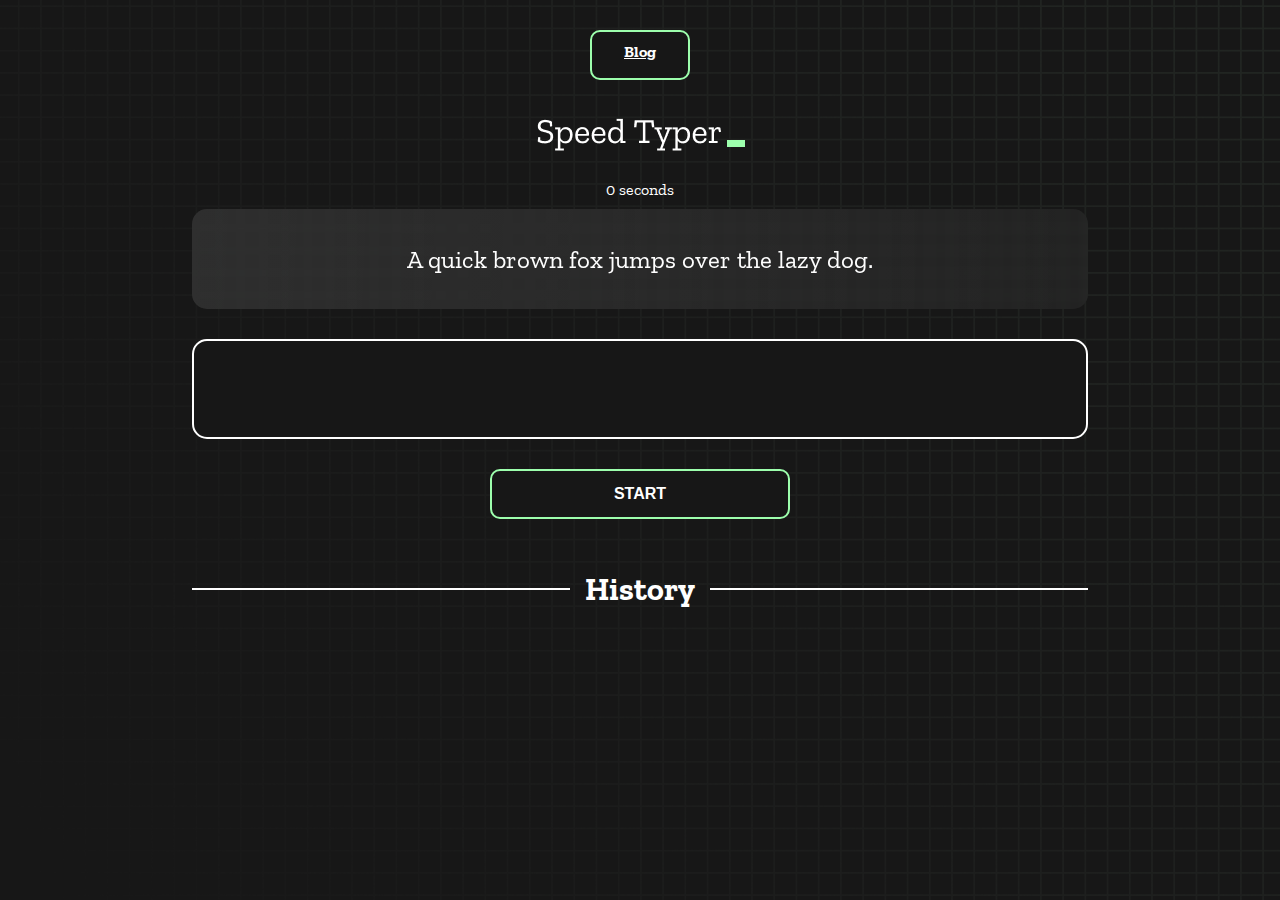
<file: index.html>
<!DOCTYPE html>
<html lang="en">
  <head>
    <meta charset="UTF-8" />
    <meta http-equiv="X-UA-Compatible" content="IE=edge" />
    <meta name="viewport" content="width=device-width, initial-scale=1.0" />
    <title>Speed Monster</title>
    <link rel="stylesheet" href="styles.css" />
    <link rel="preconnect" href="https://fonts.googleapis.com" />
    <link rel="preconnect" href="https://fonts.gstatic.com" crossorigin />
    <link
      href="https://fonts.googleapis.com/css2?family=Zilla+Slab:wght@300;400;500&display=swap"
      rel="stylesheet"
    />
  </head>
  <body>
    <div class="buttons">
      <a class="blog" target="_blanck" href="blog.html">Blog</a>
    </div>
    <h1 class="title"><img src="./logo.png" /></h1>
    <div id="show-time">0 seconds</div>

    <div class="box-container">
      <div id="question"></div>

      <div id="display" class="inactive"></div>

      <div class="buttons">
        <button id="start">START</button>
      </div>

      <div class="divider-container">
        <div class="line"></div>
        <h1 class="title2">History</h1>
        <div class="line"></div>
      </div>
      <div id="histories"></div>
    </div>

    <div id="countdown"></div>
    <div id="modal-background" class="hidden"></div>
    <div id="result" class="hidden"></div>

    <script src="./history.js"></script>
    <script src="./script.js"></script>
  </body>
</html>
</file>
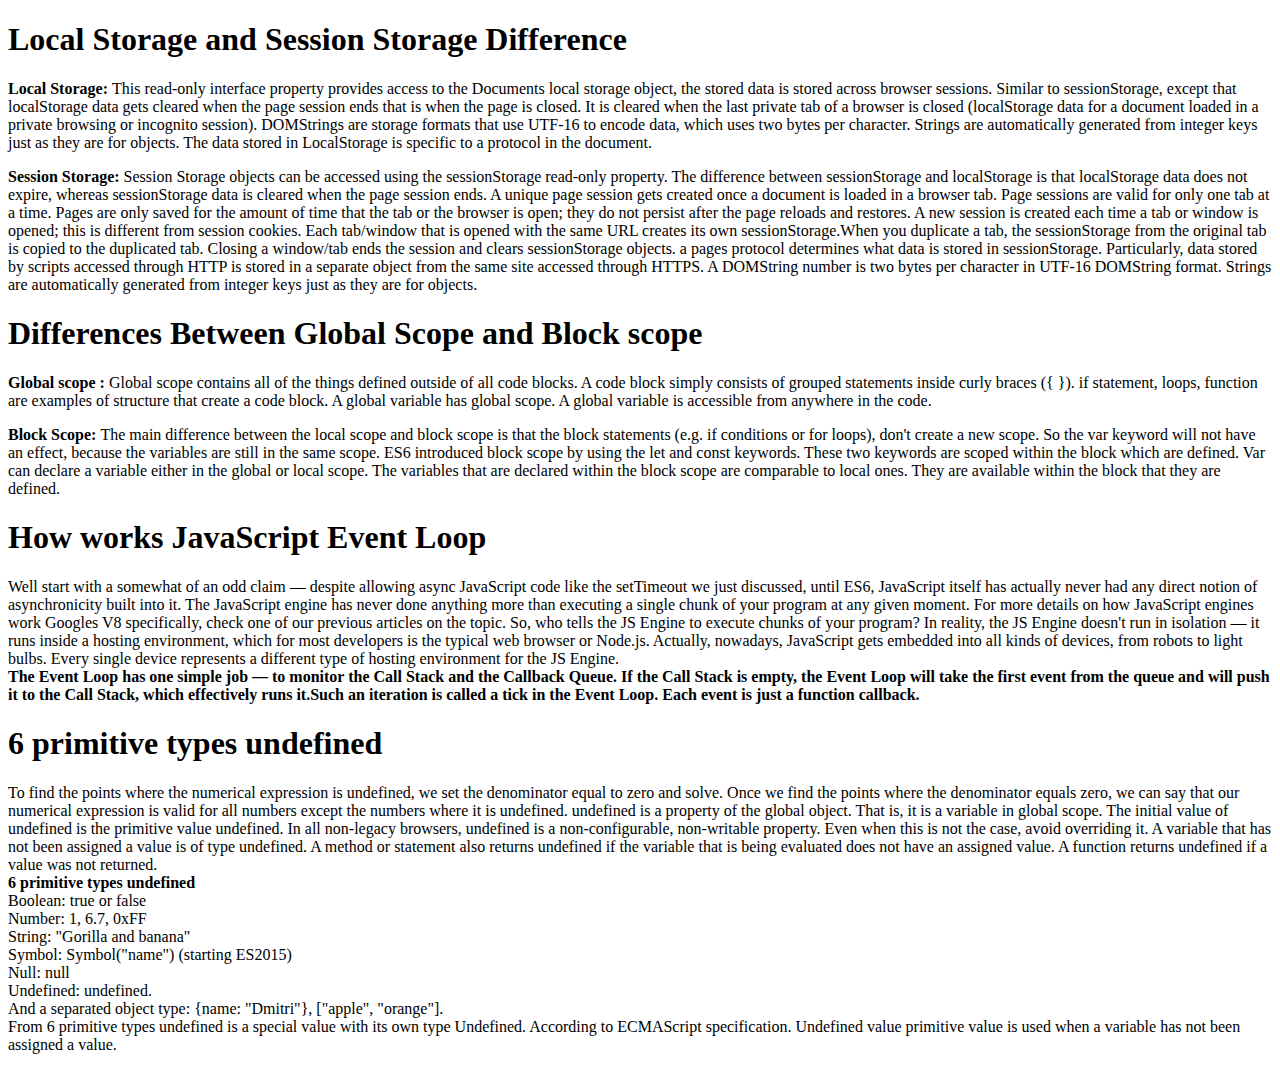
<file: blog.html>
<!DOCTYPE html>
<html lang="en">
<head>
    <meta charset="UTF-8">
    <meta http-equiv="X-UA-Compatible" content="IE=edge">
    <meta name="viewport" content="width=device-width, initial-scale=1.0">
    <title>all question answer </title>
</head>
<body>
    <main>
        <section>
            <div>
                <h1>Local Storage and Session Storage Difference</h1>
                <p> <b>Local Storage: </b> This read-only interface property provides access to the Documents local storage object, the stored data is stored across browser sessions. Similar to sessionStorage, except that localStorage data gets cleared when the page session ends  that is when the page is closed. It is cleared when the last private tab of a browser is closed (localStorage data for a document loaded in a private browsing or incognito session). DOMStrings are storage formats that use UTF-16 to encode data, which uses two bytes per character. Strings are automatically generated from integer keys just as they are for objects. The data stored in LocalStorage is specific to a protocol in the document.</p>
            </div>
            <div>
                <p> <b>Session Storage: </b> Session Storage objects can be accessed using the sessionStorage read-only property. The difference between sessionStorage and localStorage is that localStorage data does not expire, whereas sessionStorage data is cleared when the page session ends. A unique page session gets created once a document is loaded in a browser tab. Page sessions are valid for only one tab at a time. Pages are only saved for the amount of time that the tab or the browser is open; they do not persist after the page reloads and restores. A new session is created each time a tab or window is opened; this is different from session cookies. Each tab/window that is opened with the same URL creates its own sessionStorage.When you duplicate a tab, the sessionStorage from the original tab is copied to the duplicated tab. Closing a window/tab ends the session and clears sessionStorage objects. a pages protocol determines what data is stored in sessionStorage. Particularly, data stored by scripts accessed through HTTP is stored in a separate object from the same site accessed through HTTPS. A DOMString number is two bytes per character in UTF-16 DOMString format. Strings are automatically generated from integer keys just as they are for objects.</p>
            </div>
        </section>
        <section>
            <div>
                <h1>Differences Between Global Scope and Block scope</h1>
                <p> <b>Global scope : </b> Global scope contains all of the things defined outside of all code blocks. A code block simply consists of grouped statements inside curly braces ({ }). if statement, loops, function are examples of structure that create a code block. A global variable has global scope. A global variable is accessible from anywhere in the code.</p>
            </div>
            <div>
                <p> <b>Block Scope: </b> The main difference between the local scope and block scope is that the block statements (e.g. if conditions or for loops), don't create a new scope. So the var keyword will not have an effect, because the variables are still in the same scope. ES6 introduced block scope by using the let and const keywords. These two keywords are scoped within the block which are defined. Var can declare a variable either in the global or local scope. The variables that are declared within the block scope are comparable to local ones. They are available within the block that they are defined.

                </p>
            </div>
        </section>
        <section>
            <div>
                <h1>How works JavaScript Event Loop</h1>
                <p> Well start with a somewhat of an odd claim — despite allowing async JavaScript code like the setTimeout we just discussed, until ES6, JavaScript itself has actually never had any direct notion of asynchronicity built into it. The JavaScript engine has never done anything more than executing a single chunk of your program at any given moment. For more details on how JavaScript engines work Googles V8 specifically, check one of our previous articles on the topic.
                So, who tells the JS Engine to execute chunks of your program? In reality, the JS Engine doesn't run in isolation — it runs inside a hosting environment, which for most developers is the typical web browser or Node.js. Actually, nowadays, JavaScript gets embedded into all kinds of devices, from robots to light bulbs. Every single device represents a different type of hosting environment for the JS Engine.<br>
                <b>The Event Loop has one simple job — to monitor the Call Stack and the Callback Queue. If the Call Stack is empty, the Event Loop will take the first event from the queue and will push it to the Call Stack, which effectively runs it.Such an iteration is called a tick in the Event Loop. Each event is just a function callback.</b></p>
            </div>
        
        </section>
        <section>
            <div>
                <h1>6 primitive types undefined</h1>
                <p>
                    To find the points where the numerical expression is undefined, we set the denominator equal to zero and solve. Once we find the points where the denominator equals zero, we can say that our numerical expression is valid for all numbers except the numbers where it is undefined. undefined is a property of the global object. That is, it is a variable in global scope. The initial value of undefined is the primitive value undefined. In all non-legacy browsers, undefined is a non-configurable, non-writable property. Even when this is not the case, avoid overriding it. A variable that has not been assigned a value is of type undefined. A method or statement also returns undefined if the variable that is being evaluated does not have an assigned value. A function returns undefined if a value was not returned.<br>
                    <b>6 primitive types undefined</b><br>
                    Boolean: true or false <br>
                    Number: 1, 6.7, 0xFF<br>
                    String: "Gorilla and banana"<br>
                    Symbol: Symbol("name") (starting ES2015)<br>
                    Null: null<br>
                    Undefined: undefined.<br>
                    And a separated object type: {name: "Dmitri"}, ["apple", "orange"].<br>
                    From 6 primitive types undefined is a special value with its own type Undefined. According to ECMAScript specification. Undefined value primitive value is used when a variable has not been assigned a value.
                </p>
            </div>
        
        </section>
    </main>
</body>
</html>
</file>
<file: styles.css>
* {
  padding: 0;
  margin: 0;
  box-sizing: border-box;
}

body {
  background-image: url("./bg.png");
  background-size: cover;
  background-position: left top;
  font-family: "Zilla Slab", serif;
}

.box-container {
  width: 70%;
  margin: 0 auto;
}

#question {
  height: 100px;
  display: flex;
  align-items: center;
  justify-content: center;
  color: white;
  font-size: 25px;
  border-radius: 15px;
  background: rgb(255, 255, 255);
  background: linear-gradient(
    92.49deg,
    rgba(255, 255, 255, 0.1) 0.18%,
    rgba(255, 255, 255, 0.05) 99.85%
  );
  backdrop-filter: blur(5px);
  margin-bottom: 30px;
}

#display {
  height: 100px;
  display: flex;
  flex-wrap: wrap;
  align-items: center;
  padding-left: 5rem;
  color: white;
  font-size: 32px;
  background-color: #171717;
  border: 2px solid #9dffad;
  border-radius: 15px;
}

#countdown {
  position: fixed;
  height: 100vh;
  width: 100vw;
  background-color: rgba(0, 0, 0, 0.8);
  top: 0;
  left: 0;
  display: flex;
  align-items: center;
  justify-content: center;
  font-size: 3rem;
  color: white;
  display: none;
}
#result {
  position: fixed;
  top: 10%; 
  left: 10%;
  transform: translate(90%, 50%);
  height: 250px;
  width: 400px;
  background-color: #171717;
  border-radius: 15px;
  border: 2px solid #9dffad;
  color: white;
  text-align: center;
  padding: 2rem;
  
}
#show-time{
  text-align: center;
  color: white;
  margin: 10px 0;
}

.green {
  color: #9dffad;
}
.red {
  color: #e84646;
}
.bold {
  font-weight: 700;
}
.inactive {
  border: 2px solid white !important;
}
.hidden {
  display: none;
}
.title {
  text-align: center;
  color: white;
  margin: 20px 0;
}

.divider-container {
  height: 80px;
  display: flex;
  justify-content: center;
  align-items: center;
  gap: 15px;
  margin: 0 auto;
}

.line {
  height: 2px;
  background: white;
  width: 100%;
}

.title2 {
  color: white;
  display: block;
}

.buttons {
  display: flex;
  justify-content: center;
  margin: 30px 0;
}
button {
  padding: 10px 20px;
  border: none;
  font-size: 16px;
  font-weight: bold;
  width: 300px;
  height: 50px;
  color: white;
  background-color: #171717;
  border-radius: 10px;
  border: 2px solid #9dffad;
  cursor: pointer;
}
.blog{
  display: flex;
  justify-content: center;
  padding: 10px 10px;
  border: none;
  font-size: 16px;
  font-weight: bold;
  width: 100px;
  height: 50px;
  color: white;
  background-color: #171717;
  border-radius: 10px;
  border: 2px solid #9dffad;
  cursor: pointer;
}

#histories {
  display: flex;
  flex-wrap: wrap;
  justify-content: space-around;
}

.card {
  width: 29%;
  height: 100%;
  padding:0px;
  display: flex;
  flex-direction: column;
  justify-content: space-between;
  align-items: flex-end;
  padding: 3px 5px;
  color: white;
  border-radius: 15px;
  background: rgb(255, 255, 255);
  background: linear-gradient(
    92.49deg,
    rgba(255, 255, 255, 0.1) 0.18%,
    rgba(255, 255, 255, 0.05) 99.85%
  );
  backdrop-filter: blur(5px);
  margin-bottom: 30px;

}

#modal-background {
  background: rgb(255, 255, 255);
  background: linear-gradient(
    92.49deg,
    rgba(255, 255, 255, 0.1) 0.18%,
    rgba(255, 255, 255, 0.05) 99.85%
  );
  backdrop-filter: blur(5px);
  height: 100vh;
  width: 100%;
  position: fixed;
  top: 0;
}


@media only screen and (max-width: 700px) {
  .box-container {
    padding: 0 20px;
    width: 100%;
  }
  .card {
    flex-direction: column;
  }

  #result {
    position: fixed;
    top: 10%; 
    left: 10%;
    transform: translate(5%, 50%);
    height: 150px;
    width: 300px;
    background-color: #171717;
    border-radius: 15px;
    border: 2px solid #9dffad;
    color: white;
    text-align: center;
    padding: 10px;
    justify-content: center;
    
  }

  button {
    padding: 10px 20px;
    border: none;
    font-size: 16px;
    font-weight: bold;
    width: 150px;
    height: 50px;
    color: white;
    background-color: #171717;
    border-radius: 10px;
    border: 2px solid #9dffad;
    cursor: pointer;
  }

  .card {
    width: 100%;
    height: 100%;
    padding: 10px;
    display: flex;
    flex-direction: column;
    justify-content: space-between;
    align-items: center;
    padding: 3px 5px;
    color: white;
    border-radius: 15px;
    background: rgb(255, 255, 255);
    background: linear-gradient(
      92.49deg,
      rgba(255, 255, 255, 0.1) 0.18%,
      rgba(255, 255, 255, 0.05) 99.85%
    );
    backdrop-filter: blur(5px);
    margin-bottom: 30px;
    
  }
}
</file>
